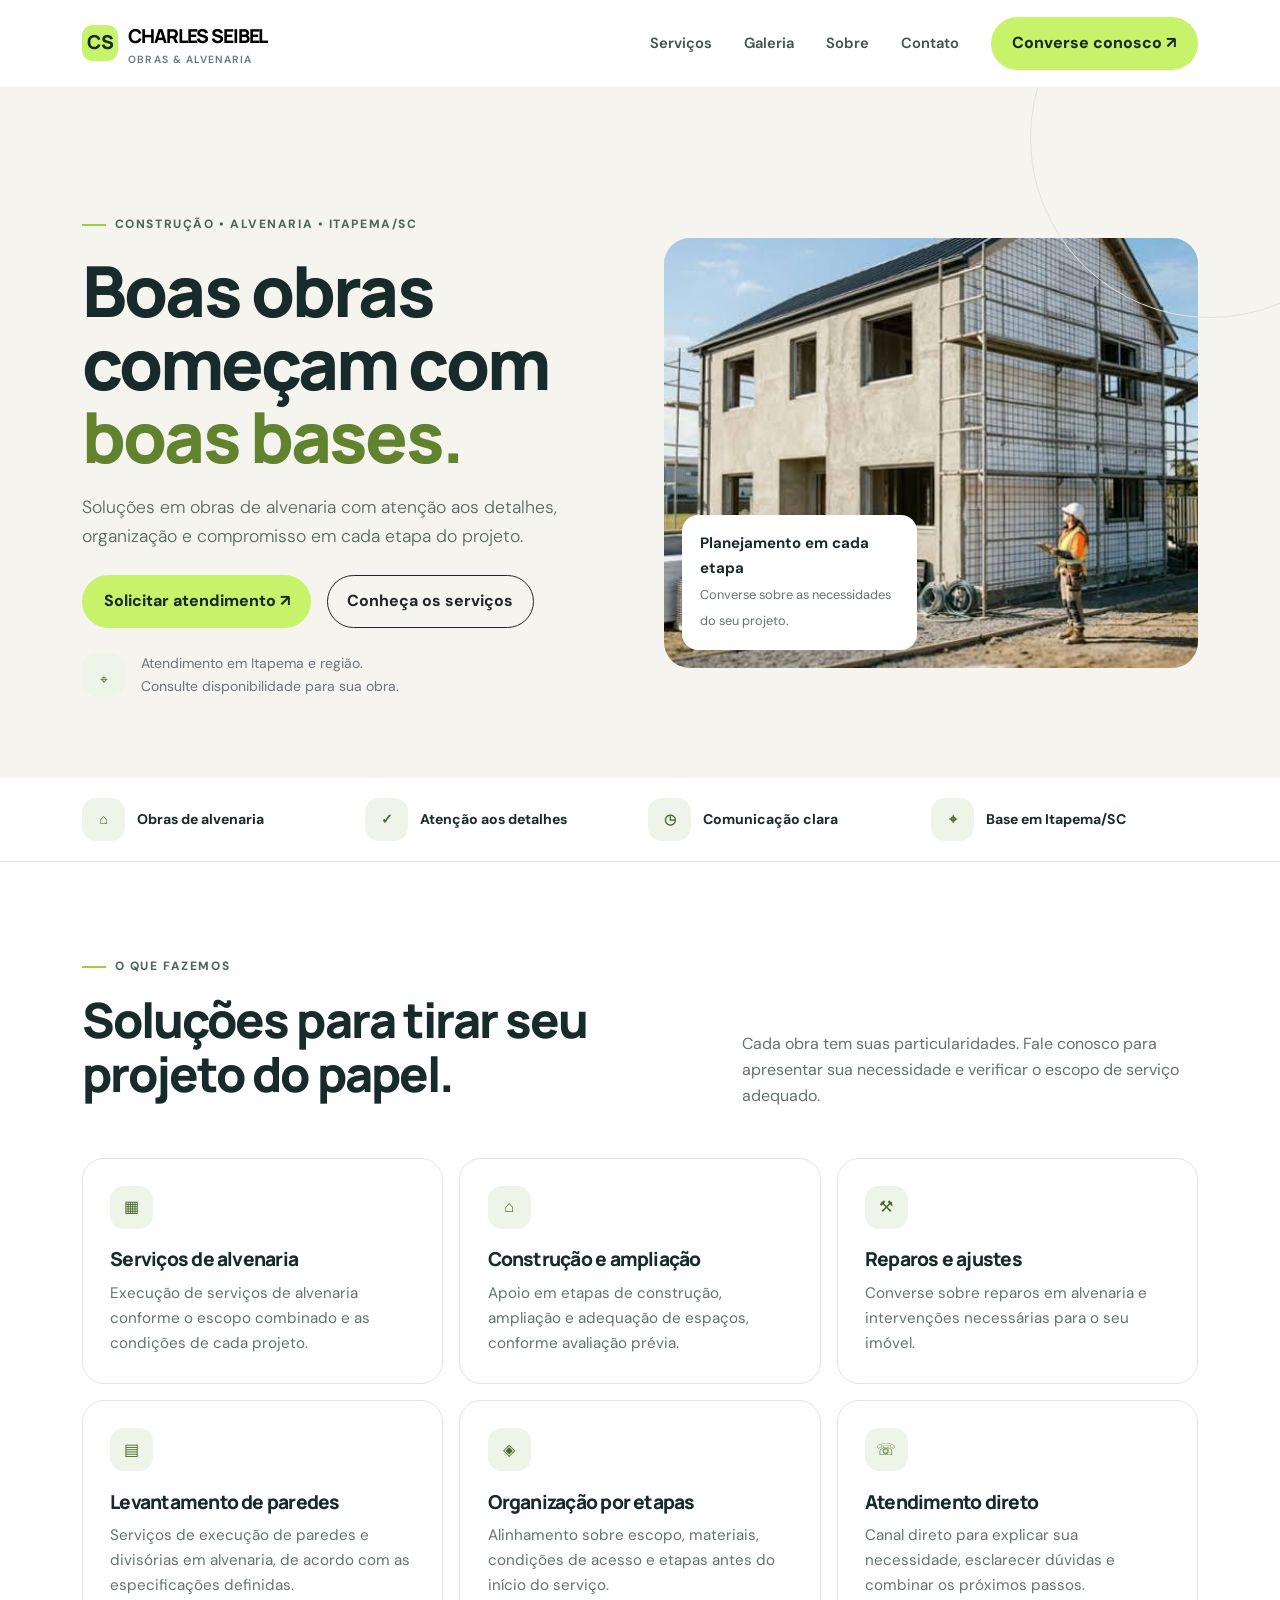
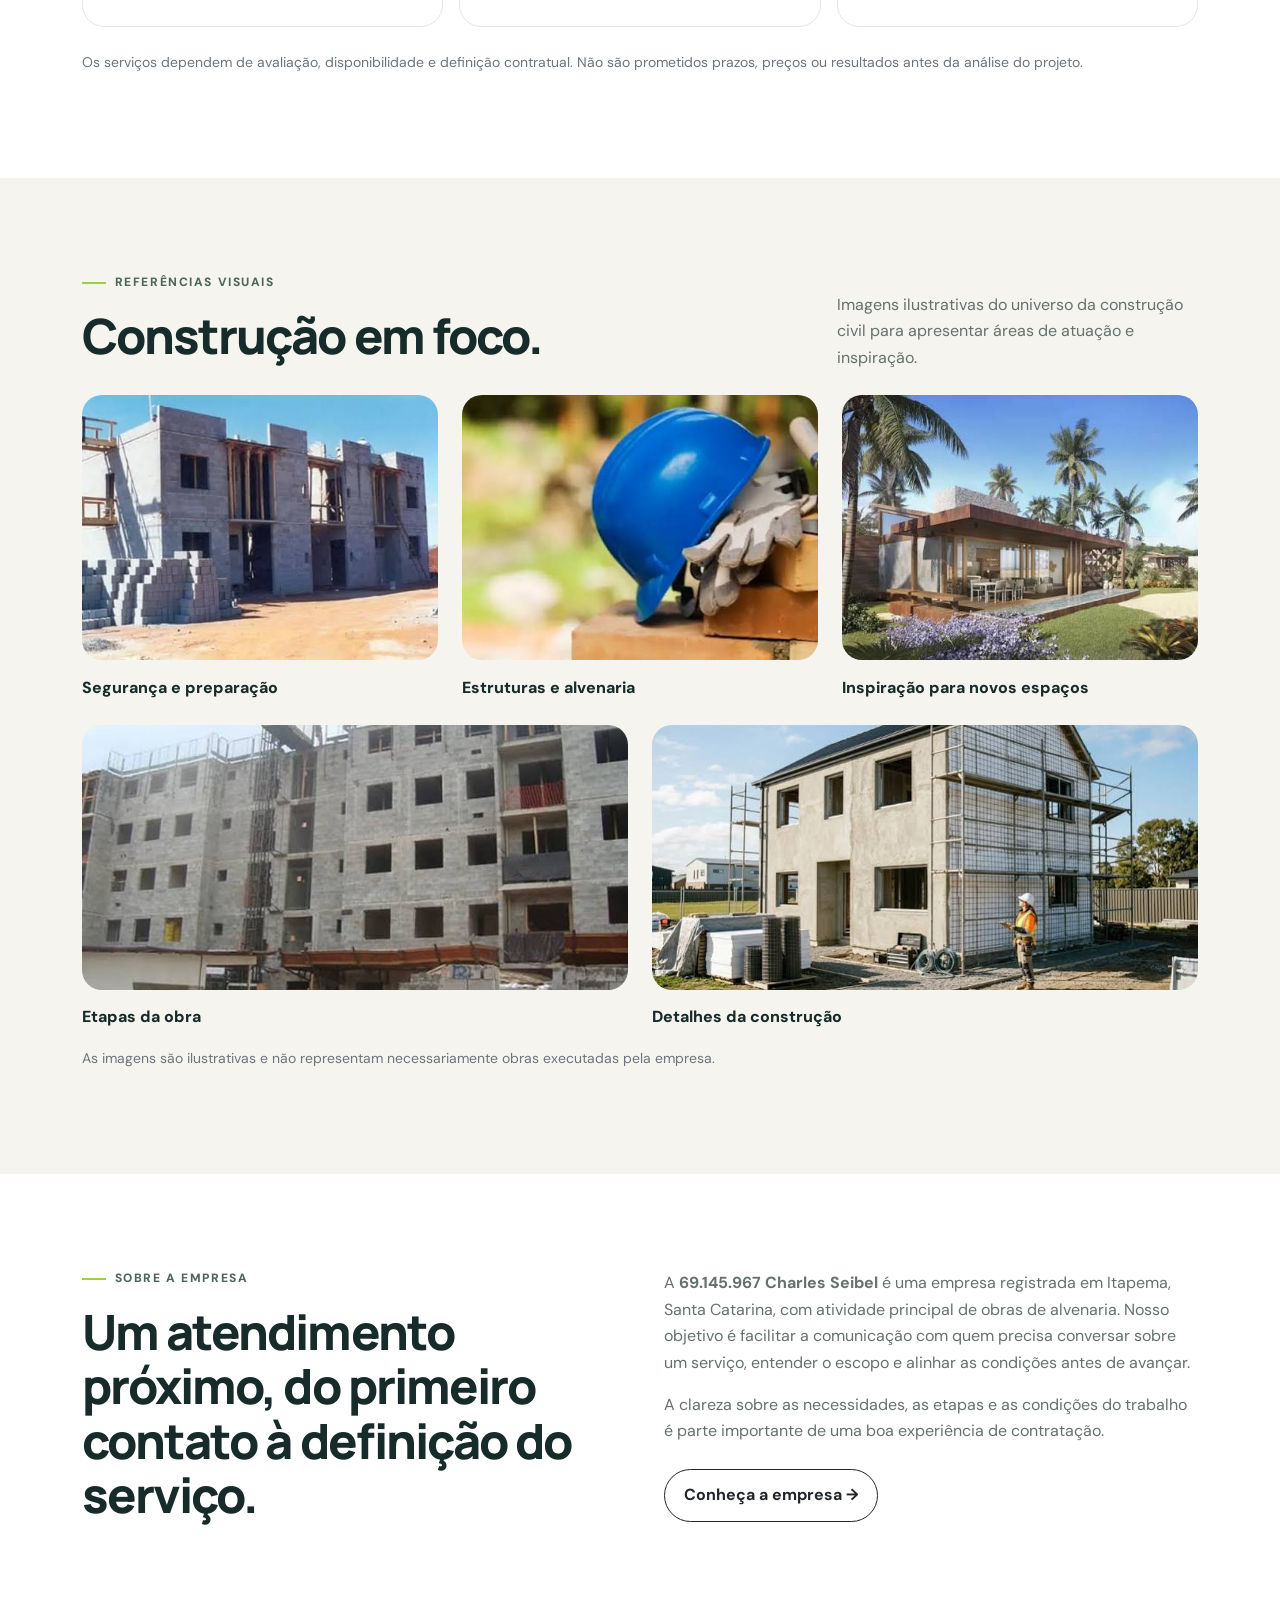
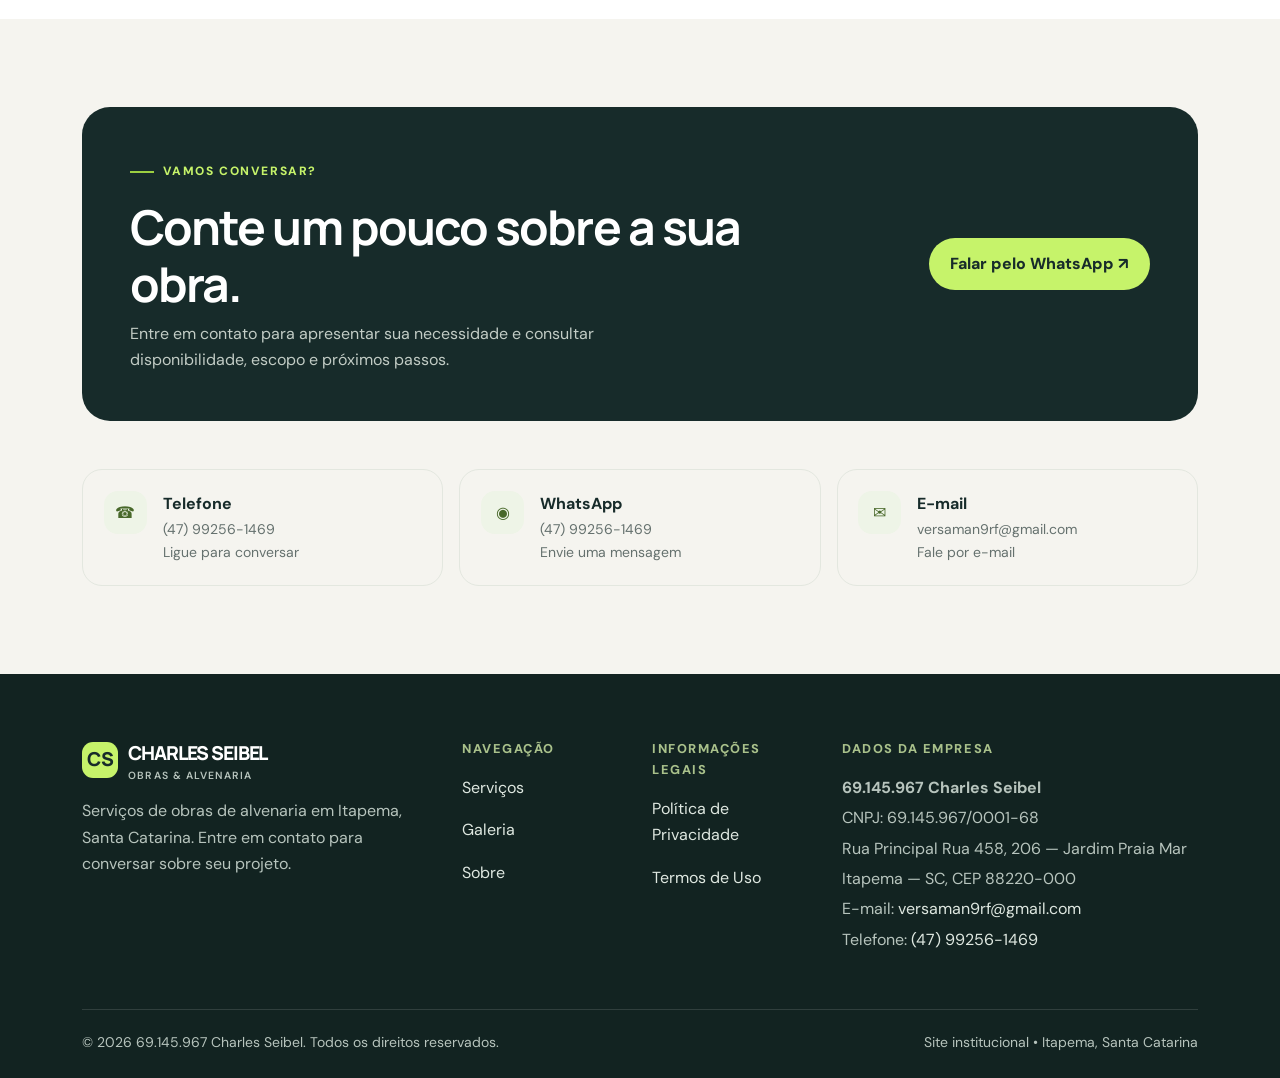
<file: index.html>
<!doctype html>
<html lang="pt-BR"><head><title>Charles Seibel | Obras de Alvenaria em Itapema</title>
<meta name="description" content="Serviços de obras de alvenaria em Itapema, Santa Catarina. Entre em contato com 69.145.967 Charles Seibel para conversar sobre sua obra.">
<meta charset="utf-8">
<meta name="viewport" content="width=device-width, initial-scale=1">
<meta name="theme-color" content="#172b2a">
<link rel="preconnect" href="https://fonts.googleapis.com">
<link rel="preconnect" href="https://fonts.gstatic.com" crossorigin>
<link href="https://fonts.googleapis.com/css2?family=DM+Sans:wght@400;500;600;700&family=Manrope:wght@400;500;600;700;800&display=swap" rel="stylesheet">
<link href="https://cdn.jsdelivr.net/npm/bootstrap@5.3.3/dist/css/bootstrap.min.css" rel="stylesheet">
<link rel="stylesheet" href="assets/style.css">
<link rel="icon" href="assets/favicon.svg" type="image/svg+xml"></head><body>
<nav class="navbar navbar-expand-lg sticky-top"><div class="container py-2">
<a class="navbar-brand" href="index.html"><span class="brand-mark">CS</span><span>CHARLES SEIBEL<small class="d-block text-secondary" style="font:600 .65rem 'DM Sans';letter-spacing:.1em">OBRAS & ALVENARIA</small></span></a>
<button class="navbar-toggler" type="button" data-bs-toggle="collapse" data-bs-target="#mainNav" aria-label="Abrir menu"><span class="navbar-toggler-icon"></span></button>
<div class="collapse navbar-collapse" id="mainNav"><ul class="navbar-nav ms-auto align-items-lg-center gap-lg-3">
<li class="nav-item"><a class="nav-link" href="#servicos">Serviços</a></li><li class="nav-item"><a class="nav-link" href="#projetos">Galeria</a></li><li class="nav-item"><a class="nav-link" href="#sobre">Sobre</a></li><li class="nav-item"><a class="nav-link" href="#contato">Contato</a></li>
<li class="nav-item"><a class="btn btn-main ms-lg-2" href="https://wa.me/5547992561469" target="_blank" rel="noopener">Converse conosco <span aria-hidden="true">↗</span></a></li>
</ul></div></div></nav>
<main>
<section class="hero"><div class="container"><div class="row align-items-center g-5">
<div class="col-lg-6"><span class="eyebrow">Construção • Alvenaria • Itapema/SC</span><h1>Boas obras começam com <em>boas bases.</em></h1>
<p class="lead">Soluções em obras de alvenaria com atenção aos detalhes, organização e compromisso em cada etapa do projeto.</p>
<div class="d-flex flex-wrap gap-3 mt-4"><a class="btn btn-main" href="https://wa.me/5547992561469" target="_blank" rel="noopener">Solicitar atendimento <span aria-hidden="true">↗</span></a><a class="btn btn-outline-dark" href="#servicos">Conheça os serviços</a></div>
<div class="d-flex align-items-center gap-3 mt-4 small text-secondary"><span class="icon-chip"><i class="bi bi-geo-alt"></i>⌖</span><span>Atendimento em Itapema e região.<br>Consulte disponibilidade para sua obra.</span></div></div>
<div class="col-lg-6"><div class="hero-photo"><img src="assets/obra-4.jpg" alt="Casa em construção com estrutura de alvenaria e andaimes" fetchpriority="high"><div class="photo-note"><strong>Planejamento em cada etapa</strong><span>Converse sobre as necessidades do seu projeto.</span></div></div></div>
</div></div></section>
<section class="trust-strip"><div class="container"><div class="row g-3">
<div class="col-6 col-lg-3"><div class="trust-item"><span class="icon-chip">⌂</span><span>Obras de alvenaria</span></div></div>
<div class="col-6 col-lg-3"><div class="trust-item"><span class="icon-chip">✓</span><span>Atenção aos detalhes</span></div></div>
<div class="col-6 col-lg-3"><div class="trust-item"><span class="icon-chip">◷</span><span>Comunicação clara</span></div></div>
<div class="col-6 col-lg-3"><div class="trust-item"><span class="icon-chip">⌖</span><span>Base em Itapema/SC</span></div></div>
</div></div></section>
<section class="section" id="servicos"><div class="container"><div class="row mb-5 align-items-end g-3"><div class="col-lg-7"><span class="eyebrow">O que fazemos</span><h2 class="section-heading mt-3">Soluções para tirar seu projeto do papel.</h2></div><div class="col-lg-5"><p class="section-intro mb-0">Cada obra tem suas particularidades. Fale conosco para apresentar sua necessidade e verificar o escopo de serviço adequado.</p></div></div>
<div class="row g-3">
<div class="col-md-6 col-lg-4"><article class="service-card"><div class="icon-chip">▦</div><h3>Serviços de alvenaria</h3><p>Execução de serviços de alvenaria conforme o escopo combinado e as condições de cada projeto.</p></article></div>
<div class="col-md-6 col-lg-4"><article class="service-card"><div class="icon-chip">⌂</div><h3>Construção e ampliação</h3><p>Apoio em etapas de construção, ampliação e adequação de espaços, conforme avaliação prévia.</p></article></div>
<div class="col-md-6 col-lg-4"><article class="service-card"><div class="icon-chip">⚒</div><h3>Reparos e ajustes</h3><p>Converse sobre reparos em alvenaria e intervenções necessárias para o seu imóvel.</p></article></div>
<div class="col-md-6 col-lg-4"><article class="service-card"><div class="icon-chip">▤</div><h3>Levantamento de paredes</h3><p>Serviços de execução de paredes e divisórias em alvenaria, de acordo com as especificações definidas.</p></article></div>
<div class="col-md-6 col-lg-4"><article class="service-card"><div class="icon-chip">◈</div><h3>Organização por etapas</h3><p>Alinhamento sobre escopo, materiais, condições de acesso e etapas antes do início do serviço.</p></article></div>
<div class="col-md-6 col-lg-4"><article class="service-card"><div class="icon-chip">☏</div><h3>Atendimento direto</h3><p>Canal direto para explicar sua necessidade, esclarecer dúvidas e combinar os próximos passos.</p></article></div>
</div><p class="small text-secondary mt-4">Os serviços dependem de avaliação, disponibilidade e definição contratual. Não são prometidos prazos, preços ou resultados antes da análise do projeto.</p>
</div></section>
<section class="section section-soft" id="projetos"><div class="container"><div class="row align-items-end mb-4 g-3"><div class="col-lg-8"><span class="eyebrow">Referências visuais</span><h2 class="section-heading mt-3">Construção em foco.</h2></div><div class="col-lg-4"><p class="section-intro mb-0">Imagens ilustrativas do universo da construção civil para apresentar áreas de atuação e inspiração.</p></div></div>
<div class="row g-4">
<div class="col-md-6 col-lg-4"><img class="gallery-img" src="assets/obra.jpg" alt="Equipamentos de proteção usados na construção civil" loading="lazy"><div class="gallery-caption">Segurança e preparação</div></div>
<div class="col-md-6 col-lg-4"><img class="gallery-img" src="assets/obra-2.jpg" alt="Edificação de vários pavimentos em fase de alvenaria" loading="lazy"><div class="gallery-caption">Estruturas e alvenaria</div></div>
<div class="col-md-6 col-lg-4"><img class="gallery-img" src="assets/obra-1.jpg" alt="Casa moderna em ambiente tropical" loading="lazy"><div class="gallery-caption">Inspiração para novos espaços</div></div>
<div class="col-md-6 col-lg-6"><img class="gallery-img" src="assets/obra-3.jpg" alt="Obra residencial em fase de construção" loading="lazy"><div class="gallery-caption">Etapas da obra</div></div>
<div class="col-md-6 col-lg-6"><img class="gallery-img" src="assets/obra-4.jpg" alt="Residência em construção com andaimes" loading="lazy"><div class="gallery-caption">Detalhes da construção</div></div>
</div><p class="small text-secondary mt-3">As imagens são ilustrativas e não representam necessariamente obras executadas pela empresa.</p>
</div></section>
<section class="section" id="sobre"><div class="container"><div class="row g-5 align-items-center"><div class="col-lg-6"><span class="eyebrow">Sobre a empresa</span><h2 class="section-heading mt-3">Um atendimento próximo, do primeiro contato à definição do serviço.</h2></div><div class="col-lg-6"><p class="section-intro">A <strong>69.145.967 Charles Seibel</strong> é uma empresa registrada em Itapema, Santa Catarina, com atividade principal de obras de alvenaria. Nosso objetivo é facilitar a comunicação com quem precisa conversar sobre um serviço, entender o escopo e alinhar as condições antes de avançar.</p><p class="section-intro">A clareza sobre as necessidades, as etapas e as condições do trabalho é parte importante de uma boa experiência de contratação.</p><a href="sobre.html" class="btn btn-outline-dark mt-2">Conheça a empresa <span aria-hidden="true">→</span></a></div></div></div></section>
<section class="section section-soft" id="contato"><div class="container"><div class="cta-band mb-5"><div class="row align-items-center g-4"><div class="col-lg-8"><span class="eyebrow" style="color:#c6f36a">Vamos conversar?</span><h2 class="display-5 fw-bold mt-3">Conte um pouco sobre a sua obra.</h2><p class="mb-0">Entre em contato para apresentar sua necessidade e consultar disponibilidade, escopo e próximos passos.</p></div><div class="col-lg-4 text-lg-end"><a class="btn btn-main" href="https://wa.me/5547992561469" target="_blank" rel="noopener">Falar pelo WhatsApp ↗</a></div></div></div>
<div class="row g-3"><div class="col-md-6 col-lg-4"><a class="contact-card" href="tel:+5547992561469"><span class="icon-chip">☎</span><span><strong>Telefone</strong><small>(47) 99256-1469</small><small>Ligue para conversar</small></span></a></div>
<div class="col-md-6 col-lg-4"><a class="contact-card" href="https://wa.me/5547992561469" target="_blank" rel="noopener"><span class="icon-chip">◉</span><span><strong>WhatsApp</strong><small>(47) 99256-1469</small><small>Envie uma mensagem</small></span></a></div>
<div class="col-md-6 col-lg-4"><a class="contact-card" href="mailto:versaman9rf@gmail.com"><span class="icon-chip">✉</span><span><strong>E-mail</strong><small>versaman9rf@gmail.com</small><small>Fale por e-mail</small></span></a></div></div>
</div></section>
</main>
<footer class="footer"><div class="container"><div class="row g-4"><div class="col-lg-4"><a class="navbar-brand text-white" href="index.html"><span class="brand-mark">CS</span><span>CHARLES SEIBEL<small class="d-block" style="font:600 .65rem 'DM Sans';letter-spacing:.1em;color:#b7c4bd">OBRAS & ALVENARIA</small></span></a><p class="mt-3">Serviços de obras de alvenaria em Itapema, Santa Catarina. Entre em contato para conversar sobre seu projeto.</p></div>
<div class="col-6 col-lg-2"><div class="footer-heading">Navegação</div><p><a href="#servicos">Serviços</a></p><p><a href="#projetos">Galeria</a></p><p><a href="sobre.html">Sobre</a></p></div>
<div class="col-6 col-lg-2"><div class="footer-heading">Informações legais</div><p><a href="politica-de-privacidade.html">Política de Privacidade</a></p><p><a href="termos-de-uso.html">Termos de Uso</a></p></div>
<div class="col-lg-4"><div class="footer-heading">Dados da empresa</div><p class="mb-1"><strong>69.145.967 Charles Seibel</strong></p><p class="mb-1">CNPJ: 69.145.967/0001-68</p><p class="mb-1">Rua Principal Rua 458, 206 — Jardim Praia Mar</p><p class="mb-1">Itapema — SC, CEP 88220-000</p><p class="mb-1">E-mail: <a href="mailto:versaman9rf@gmail.com">versaman9rf@gmail.com</a></p><p>Telefone: <a href="tel:+5547992561469">(47) 99256-1469</a></p></div></div>
<div class="footer-bottom d-flex flex-column flex-md-row justify-content-between gap-2"><small>© <span id="year"></span> 69.145.967 Charles Seibel. Todos os direitos reservados.</small><small>Site institucional • Itapema, Santa Catarina</small></div></div></footer>
<script src="https://cdn.jsdelivr.net/npm/bootstrap@5.3.3/dist/js/bootstrap.bundle.min.js"></script><script>document.getElementById('year').textContent=new Date().getFullYear();</script>
</body></html>
</file>
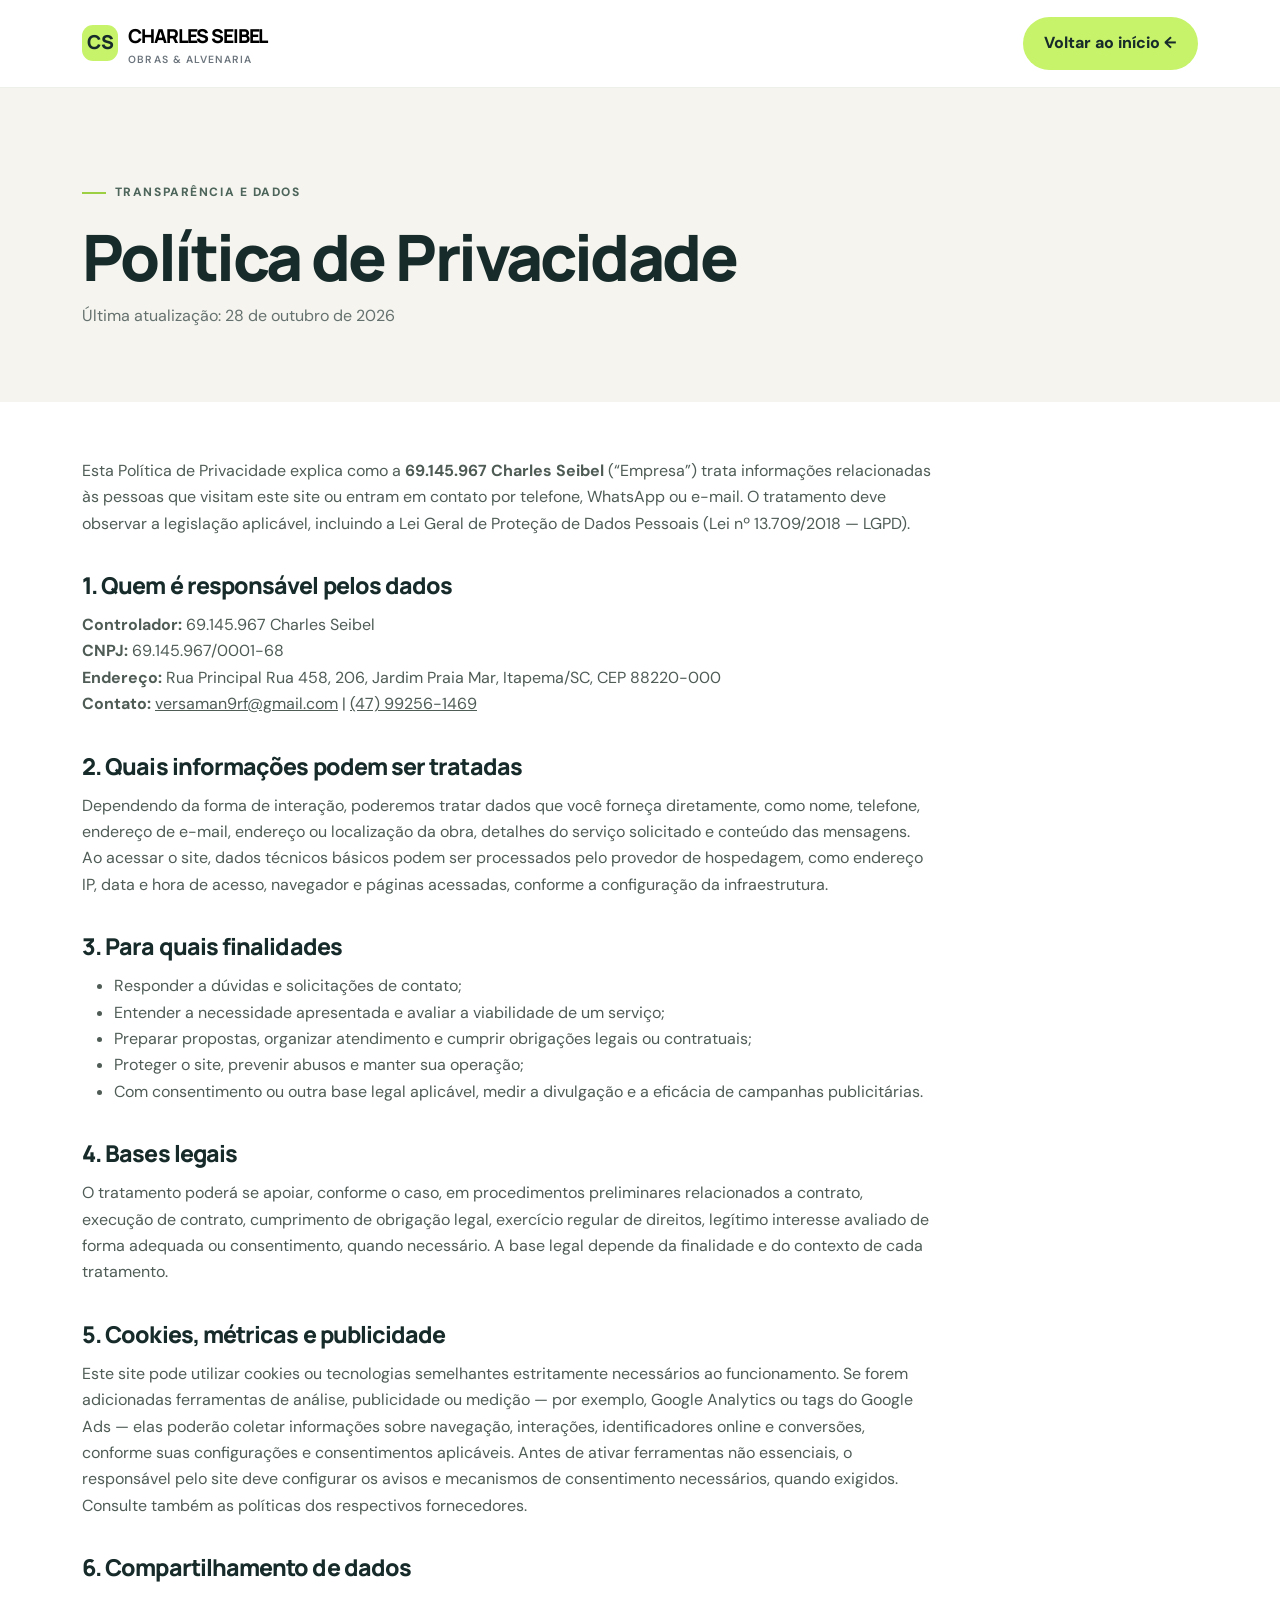
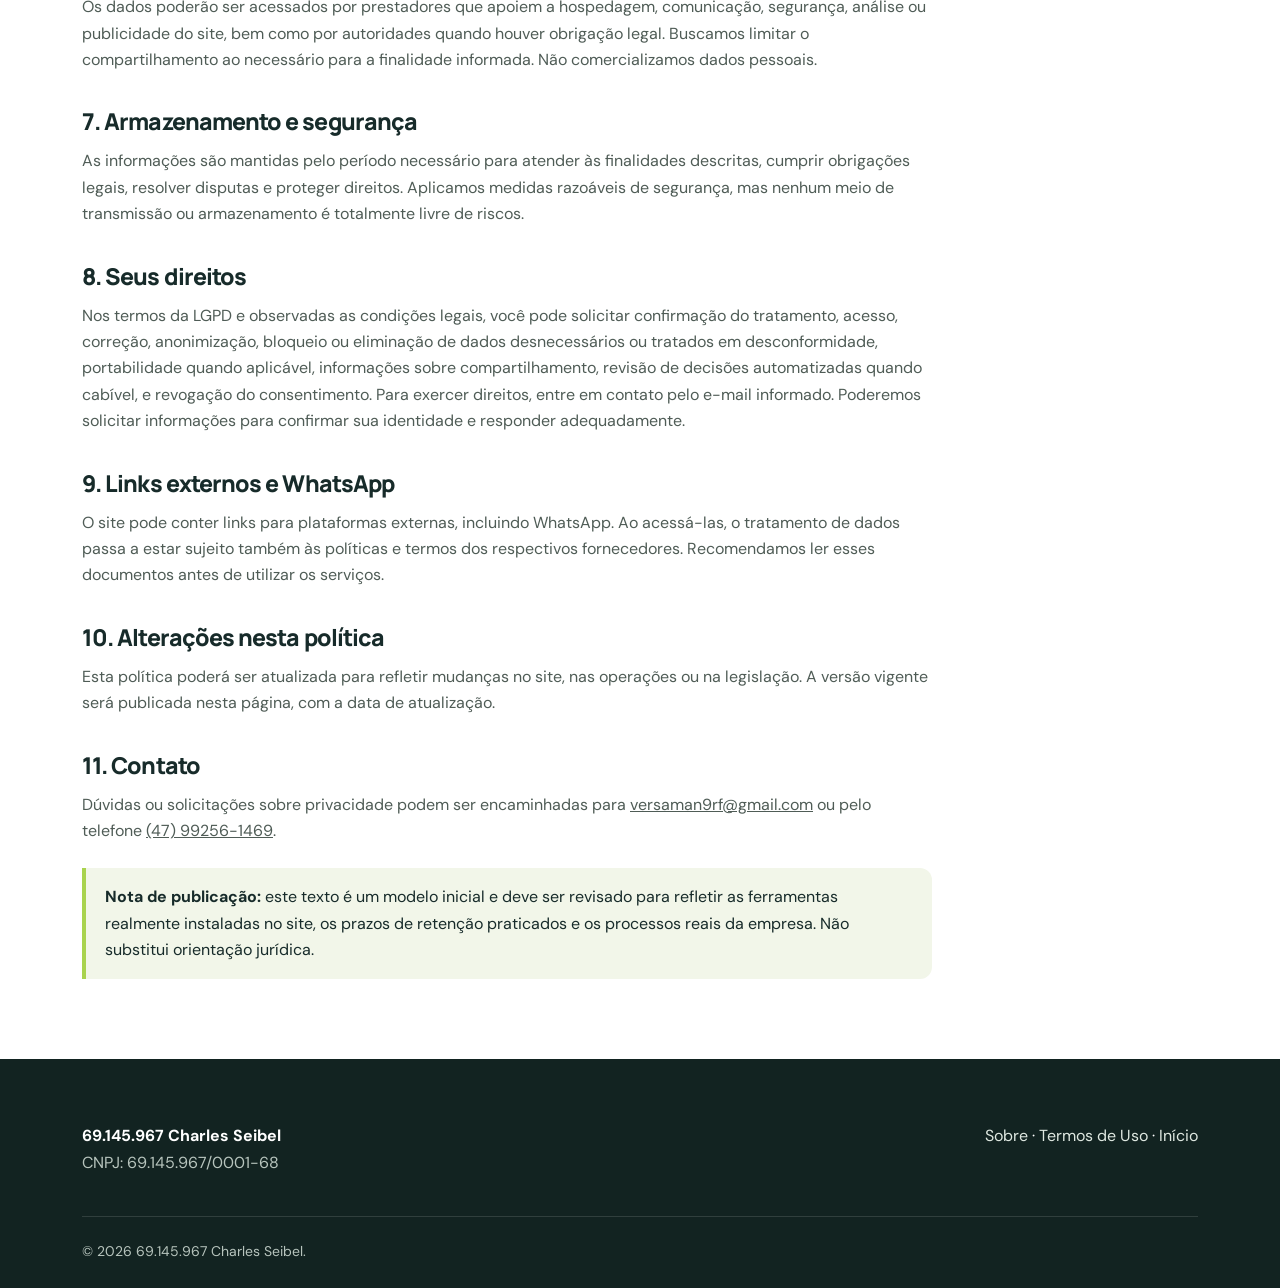
<file: politica-de-privacidade.html>
<!doctype html><html lang="pt-BR"><head><title>Política de Privacidade | 69.145.967 Charles Seibel</title><meta name="description" content="Leia a política de privacidade do site 69.145.967 Charles Seibel."><meta charset="utf-8">
<meta name="viewport" content="width=device-width, initial-scale=1">
<meta name="theme-color" content="#172b2a">
<link rel="preconnect" href="https://fonts.googleapis.com">
<link rel="preconnect" href="https://fonts.gstatic.com" crossorigin>
<link href="https://fonts.googleapis.com/css2?family=DM+Sans:wght@400;500;600;700&family=Manrope:wght@400;500;600;700;800&display=swap" rel="stylesheet">
<link href="https://cdn.jsdelivr.net/npm/bootstrap@5.3.3/dist/css/bootstrap.min.css" rel="stylesheet">
<link rel="stylesheet" href="assets/style.css">
<link rel="icon" href="assets/favicon.svg" type="image/svg+xml"></head><body>
<nav class="navbar sticky-top"><div class="container py-2"><a class="navbar-brand" href="index.html"><span class="brand-mark">CS</span><span>CHARLES SEIBEL<small class="d-block text-secondary" style="font:600 .65rem 'DM Sans';letter-spacing:.1em">OBRAS & ALVENARIA</small></span></a><a class="btn btn-main ms-auto" href="index.html">Voltar ao início ←</a></div></nav>
<header class="inner-hero"><div class="container"><span class="eyebrow">Transparência e dados</span><h1 class="mt-3">Política de Privacidade</h1><p class="section-intro">Última atualização: 28 de outubro de 2026</p></div></header>
<main class="container"><article class="legal-content"><p>Esta Política de Privacidade explica como a <strong>69.145.967 Charles Seibel</strong> (“Empresa”) trata informações relacionadas às pessoas que visitam este site ou entram em contato por telefone, WhatsApp ou e-mail. O tratamento deve observar a legislação aplicável, incluindo a Lei Geral de Proteção de Dados Pessoais (Lei nº 13.709/2018 — LGPD).</p>
<h2>1. Quem é responsável pelos dados</h2><p><strong>Controlador:</strong> 69.145.967 Charles Seibel<br><strong>CNPJ:</strong> 69.145.967/0001-68<br><strong>Endereço:</strong> Rua Principal Rua 458, 206, Jardim Praia Mar, Itapema/SC, CEP 88220-000<br><strong>Contato:</strong> <a href="mailto:versaman9rf@gmail.com">versaman9rf@gmail.com</a> | <a href="tel:+5547992561469">(47) 99256-1469</a></p>
<h2>2. Quais informações podem ser tratadas</h2><p>Dependendo da forma de interação, poderemos tratar dados que você forneça diretamente, como nome, telefone, endereço de e-mail, endereço ou localização da obra, detalhes do serviço solicitado e conteúdo das mensagens. Ao acessar o site, dados técnicos básicos podem ser processados pelo provedor de hospedagem, como endereço IP, data e hora de acesso, navegador e páginas acessadas, conforme a configuração da infraestrutura.</p>
<h2>3. Para quais finalidades</h2><ul><li>Responder a dúvidas e solicitações de contato;</li><li>Entender a necessidade apresentada e avaliar a viabilidade de um serviço;</li><li>Preparar propostas, organizar atendimento e cumprir obrigações legais ou contratuais;</li><li>Proteger o site, prevenir abusos e manter sua operação;</li><li>Com consentimento ou outra base legal aplicável, medir a divulgação e a eficácia de campanhas publicitárias.</li></ul>
<h2>4. Bases legais</h2><p>O tratamento poderá se apoiar, conforme o caso, em procedimentos preliminares relacionados a contrato, execução de contrato, cumprimento de obrigação legal, exercício regular de direitos, legítimo interesse avaliado de forma adequada ou consentimento, quando necessário. A base legal depende da finalidade e do contexto de cada tratamento.</p>
<h2>5. Cookies, métricas e publicidade</h2><p>Este site pode utilizar cookies ou tecnologias semelhantes estritamente necessários ao funcionamento. Se forem adicionadas ferramentas de análise, publicidade ou medição — por exemplo, Google Analytics ou tags do Google Ads — elas poderão coletar informações sobre navegação, interações, identificadores online e conversões, conforme suas configurações e consentimentos aplicáveis. Antes de ativar ferramentas não essenciais, o responsável pelo site deve configurar os avisos e mecanismos de consentimento necessários, quando exigidos. Consulte também as políticas dos respectivos fornecedores.</p>
<h2>6. Compartilhamento de dados</h2><p>Os dados poderão ser acessados por prestadores que apoiem a hospedagem, comunicação, segurança, análise ou publicidade do site, bem como por autoridades quando houver obrigação legal. Buscamos limitar o compartilhamento ao necessário para a finalidade informada. Não comercializamos dados pessoais.</p>
<h2>7. Armazenamento e segurança</h2><p>As informações são mantidas pelo período necessário para atender às finalidades descritas, cumprir obrigações legais, resolver disputas e proteger direitos. Aplicamos medidas razoáveis de segurança, mas nenhum meio de transmissão ou armazenamento é totalmente livre de riscos.</p>
<h2>8. Seus direitos</h2><p>Nos termos da LGPD e observadas as condições legais, você pode solicitar confirmação do tratamento, acesso, correção, anonimização, bloqueio ou eliminação de dados desnecessários ou tratados em desconformidade, portabilidade quando aplicável, informações sobre compartilhamento, revisão de decisões automatizadas quando cabível, e revogação do consentimento. Para exercer direitos, entre em contato pelo e-mail informado. Poderemos solicitar informações para confirmar sua identidade e responder adequadamente.</p>
<h2>9. Links externos e WhatsApp</h2><p>O site pode conter links para plataformas externas, incluindo WhatsApp. Ao acessá-las, o tratamento de dados passa a estar sujeito também às políticas e termos dos respectivos fornecedores. Recomendamos ler esses documentos antes de utilizar os serviços.</p>
<h2>10. Alterações nesta política</h2><p>Esta política poderá ser atualizada para refletir mudanças no site, nas operações ou na legislação. A versão vigente será publicada nesta página, com a data de atualização.</p>
<h2>11. Contato</h2><p>Dúvidas ou solicitações sobre privacidade podem ser encaminhadas para <a href="mailto:versaman9rf@gmail.com">versaman9rf@gmail.com</a> ou pelo telefone <a href="tel:+5547992561469">(47) 99256-1469</a>.</p>
<div class="alert-note mt-4"><strong>Nota de publicação:</strong> este texto é um modelo inicial e deve ser revisado para refletir as ferramentas realmente instaladas no site, os prazos de retenção praticados e os processos reais da empresa. Não substitui orientação jurídica.</div></article></main>
<footer class="footer"><div class="container"><div class="row g-3"><div class="col-md-6"><strong>69.145.967 Charles Seibel</strong><p class="mb-0">CNPJ: 69.145.967/0001-68</p></div><div class="col-md-6 text-md-end"><a href="sobre.html">Sobre</a> · <a href="termos-de-uso.html">Termos de Uso</a> · <a href="index.html">Início</a></div></div><div class="footer-bottom"><small>© <span id="year"></span> 69.145.967 Charles Seibel.</small></div></div></footer><script>document.getElementById('year').textContent=new Date().getFullYear();</script></body></html>
</file>
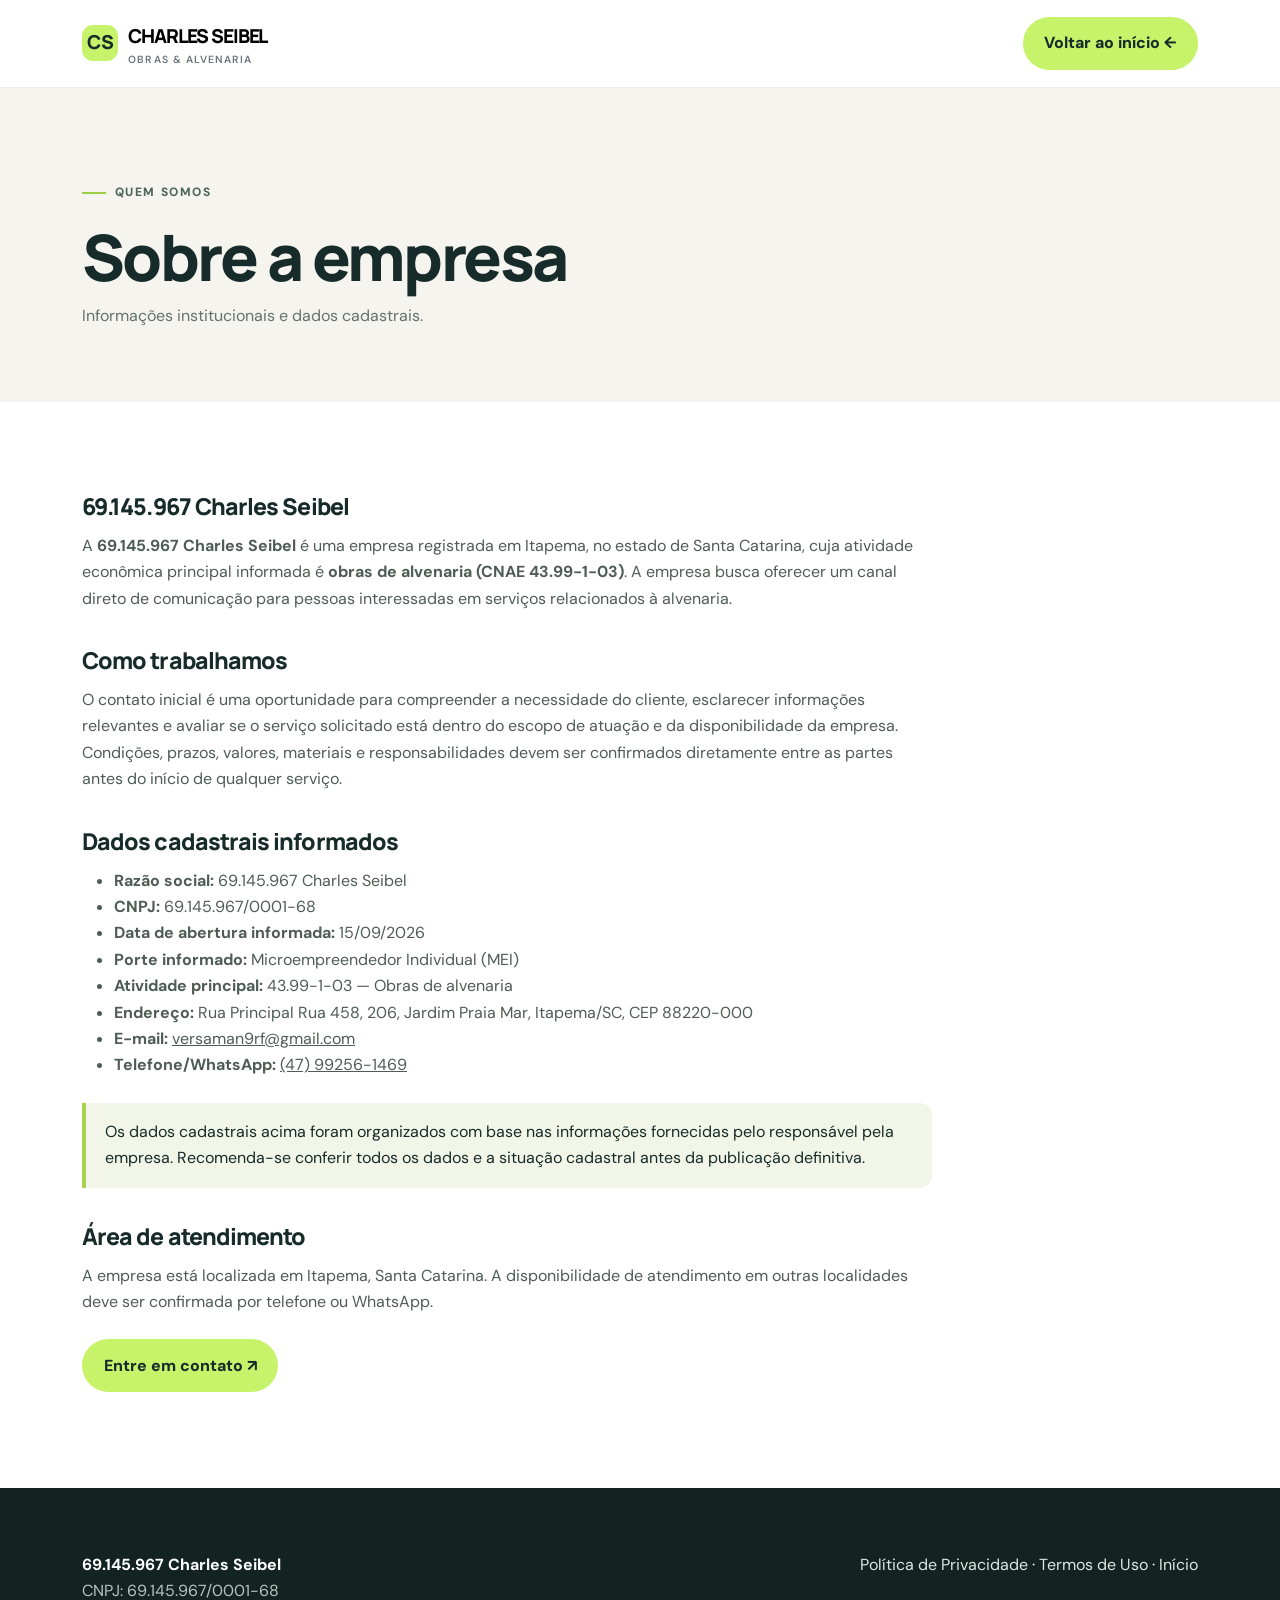
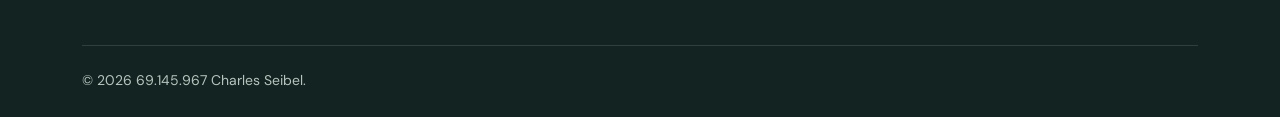
<file: sobre.html>
<!doctype html><html lang="pt-BR"><head><title>Sobre | 69.145.967 Charles Seibel</title><meta name="description" content="Conheça a empresa 69.145.967 Charles Seibel, com atividade de obras de alvenaria em Itapema, SC."><meta charset="utf-8">
<meta name="viewport" content="width=device-width, initial-scale=1">
<meta name="theme-color" content="#172b2a">
<link rel="preconnect" href="https://fonts.googleapis.com">
<link rel="preconnect" href="https://fonts.gstatic.com" crossorigin>
<link href="https://fonts.googleapis.com/css2?family=DM+Sans:wght@400;500;600;700&family=Manrope:wght@400;500;600;700;800&display=swap" rel="stylesheet">
<link href="https://cdn.jsdelivr.net/npm/bootstrap@5.3.3/dist/css/bootstrap.min.css" rel="stylesheet">
<link rel="stylesheet" href="assets/style.css">
<link rel="icon" href="assets/favicon.svg" type="image/svg+xml"></head><body>
<nav class="navbar navbar-expand-lg sticky-top"><div class="container py-2"><a class="navbar-brand" href="index.html"><span class="brand-mark">CS</span><span>CHARLES SEIBEL<small class="d-block text-secondary" style="font:600 .65rem 'DM Sans';letter-spacing:.1em">OBRAS & ALVENARIA</small></span></a><a class="btn btn-main ms-auto" href="index.html">Voltar ao início ←</a></div></nav>
<header class="inner-hero"><div class="container"><span class="eyebrow">Quem somos</span><h1 class="mt-3">Sobre a empresa</h1><p class="section-intro">Informações institucionais e dados cadastrais.</p></div></header>
<main class="container"><article class="legal-content"><h2>69.145.967 Charles Seibel</h2><p>A <strong>69.145.967 Charles Seibel</strong> é uma empresa registrada em Itapema, no estado de Santa Catarina, cuja atividade econômica principal informada é <strong>obras de alvenaria (CNAE 43.99-1-03)</strong>. A empresa busca oferecer um canal direto de comunicação para pessoas interessadas em serviços relacionados à alvenaria.</p>
<h2>Como trabalhamos</h2><p>O contato inicial é uma oportunidade para compreender a necessidade do cliente, esclarecer informações relevantes e avaliar se o serviço solicitado está dentro do escopo de atuação e da disponibilidade da empresa. Condições, prazos, valores, materiais e responsabilidades devem ser confirmados diretamente entre as partes antes do início de qualquer serviço.</p>
<h2>Dados cadastrais informados</h2><ul><li><strong>Razão social:</strong> 69.145.967 Charles Seibel</li><li><strong>CNPJ:</strong> 69.145.967/0001-68</li><li><strong>Data de abertura informada:</strong> 15/09/2026</li><li><strong>Porte informado:</strong> Microempreendedor Individual (MEI)</li><li><strong>Atividade principal:</strong> 43.99-1-03 — Obras de alvenaria</li><li><strong>Endereço:</strong> Rua Principal Rua 458, 206, Jardim Praia Mar, Itapema/SC, CEP 88220-000</li><li><strong>E-mail:</strong> <a href="mailto:versaman9rf@gmail.com">versaman9rf@gmail.com</a></li><li><strong>Telefone/WhatsApp:</strong> <a href="tel:+5547992561469">(47) 99256-1469</a></li></ul>
<div class="alert-note mt-4">Os dados cadastrais acima foram organizados com base nas informações fornecidas pelo responsável pela empresa. Recomenda-se conferir todos os dados e a situação cadastral antes da publicação definitiva.</div>
<h2>Área de atendimento</h2><p>A empresa está localizada em Itapema, Santa Catarina. A disponibilidade de atendimento em outras localidades deve ser confirmada por telefone ou WhatsApp.</p>
<p class="mt-4"><a class="btn btn-main" href="https://wa.me/5547992561469" target="_blank" rel="noopener">Entre em contato ↗</a></p></article></main>
<footer class="footer"><div class="container"><div class="row g-3"><div class="col-md-6"><strong>69.145.967 Charles Seibel</strong><p class="mb-0">CNPJ: 69.145.967/0001-68</p></div><div class="col-md-6 text-md-end"><a href="politica-de-privacidade.html">Política de Privacidade</a> · <a href="termos-de-uso.html">Termos de Uso</a> · <a href="index.html">Início</a></div></div><div class="footer-bottom"><small>© <span id="year"></span> 69.145.967 Charles Seibel.</small></div></div></footer><script>document.getElementById('year').textContent=new Date().getFullYear();</script></body></html>
</file>
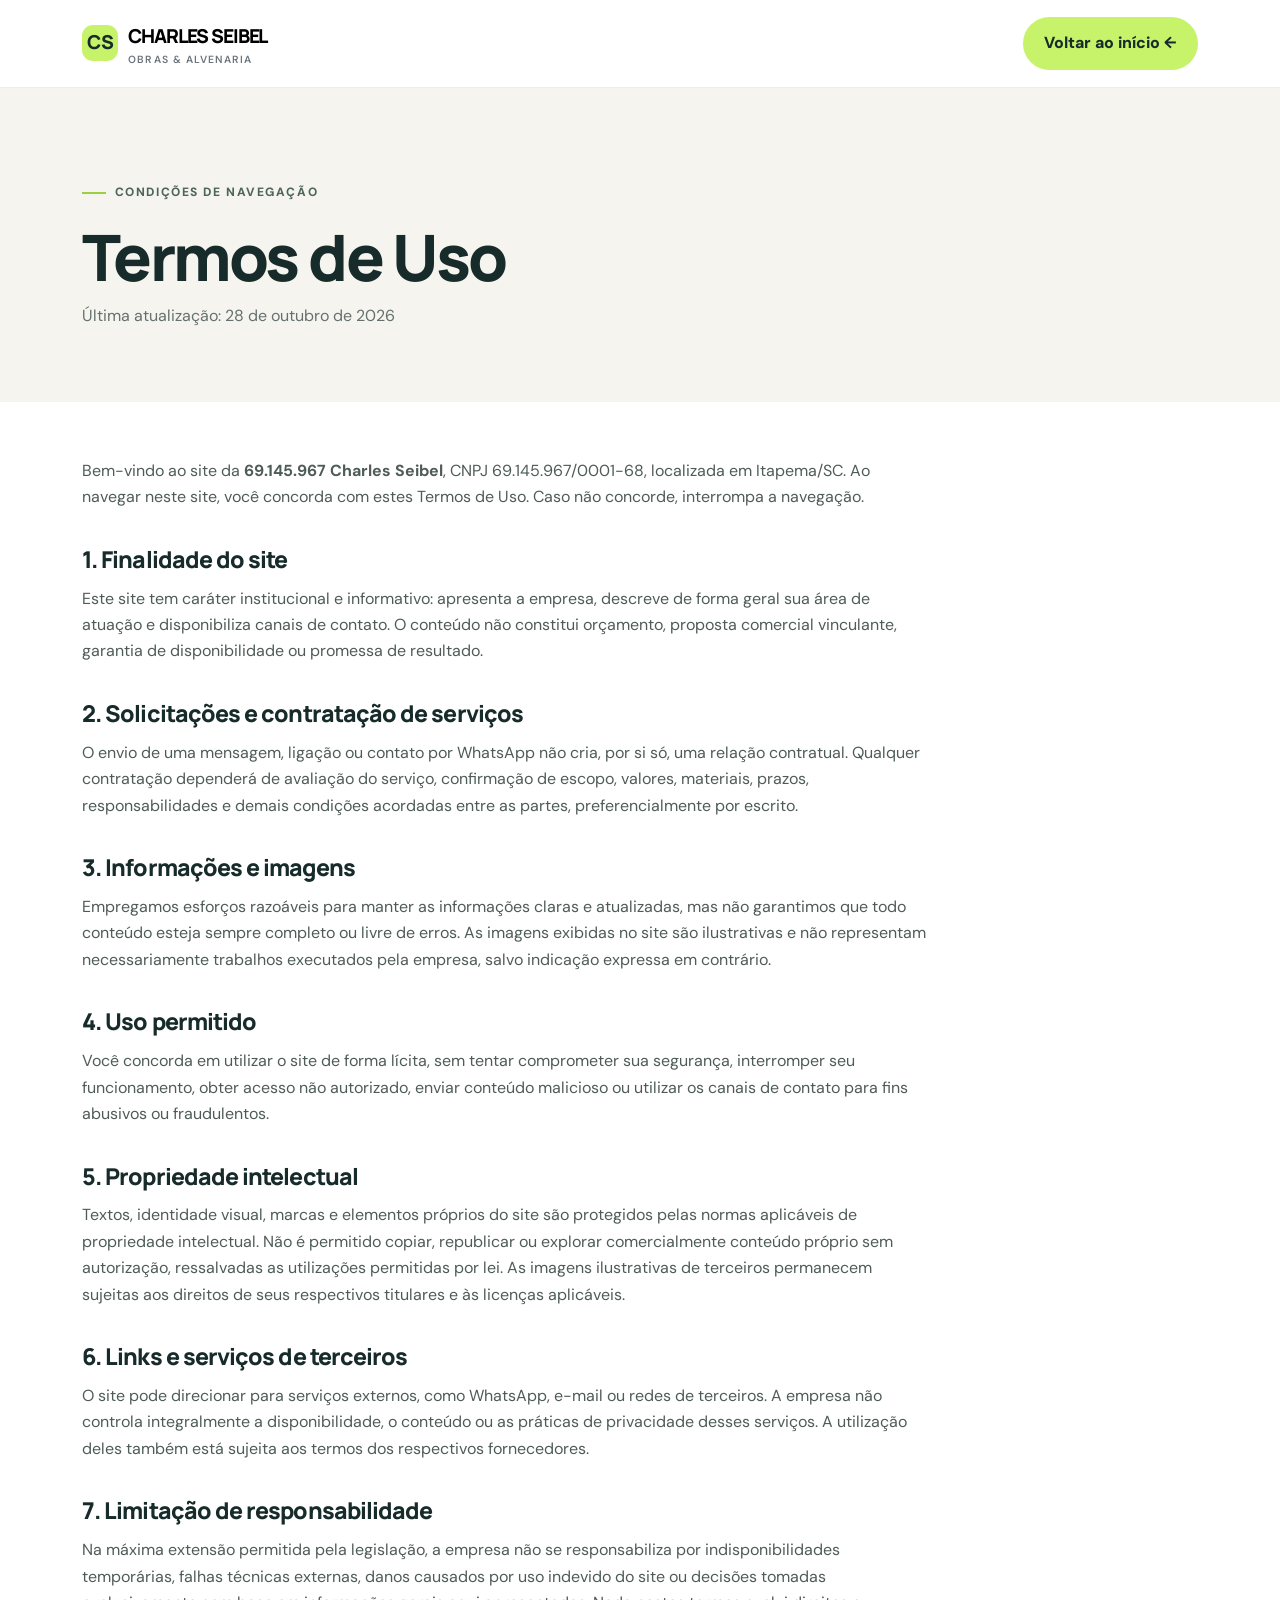
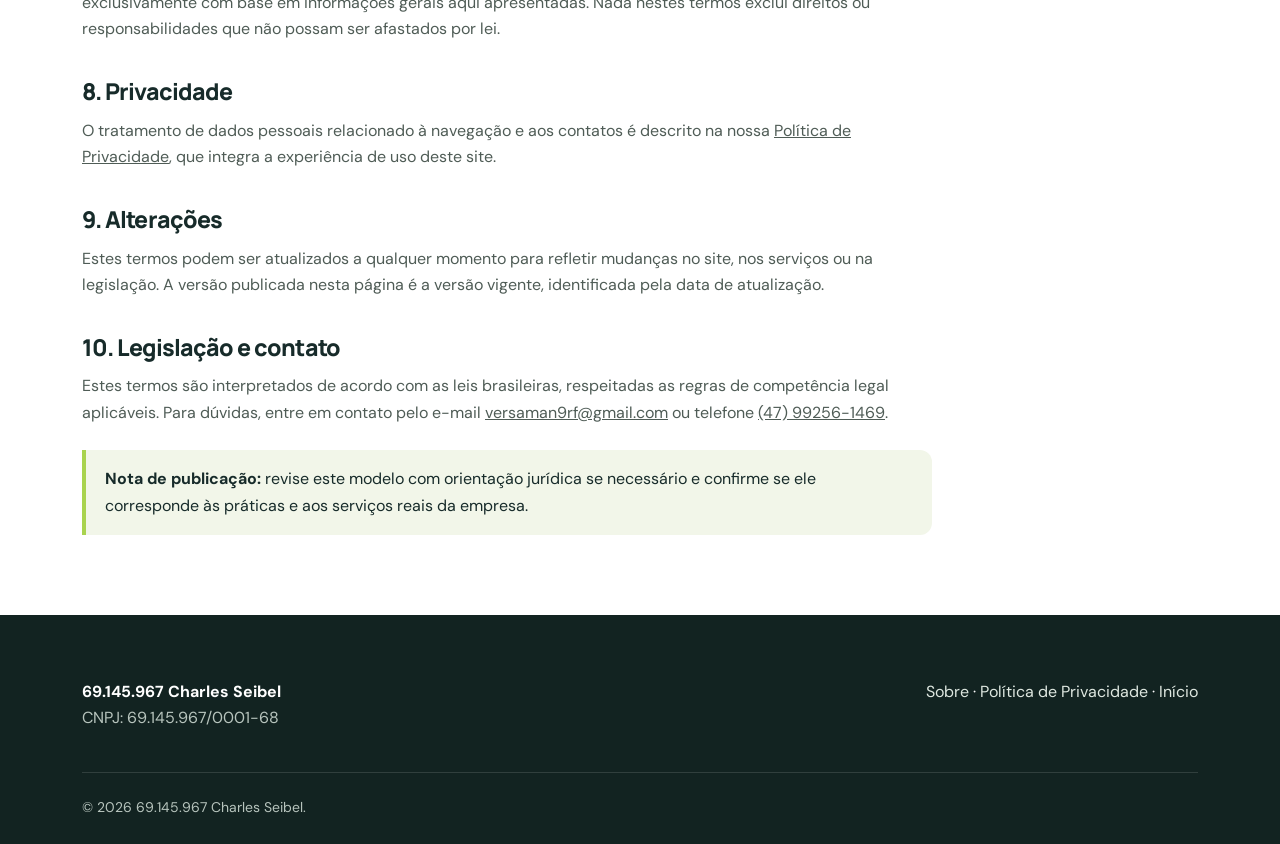
<file: termos-de-uso.html>
<!doctype html><html lang="pt-BR"><head><title>Termos de Uso | 69.145.967 Charles Seibel</title><meta name="description" content="Consulte os termos de uso do site 69.145.967 Charles Seibel."><meta charset="utf-8">
<meta name="viewport" content="width=device-width, initial-scale=1">
<meta name="theme-color" content="#172b2a">
<link rel="preconnect" href="https://fonts.googleapis.com">
<link rel="preconnect" href="https://fonts.gstatic.com" crossorigin>
<link href="https://fonts.googleapis.com/css2?family=DM+Sans:wght@400;500;600;700&family=Manrope:wght@400;500;600;700;800&display=swap" rel="stylesheet">
<link href="https://cdn.jsdelivr.net/npm/bootstrap@5.3.3/dist/css/bootstrap.min.css" rel="stylesheet">
<link rel="stylesheet" href="assets/style.css">
<link rel="icon" href="assets/favicon.svg" type="image/svg+xml"></head><body>
<nav class="navbar sticky-top"><div class="container py-2"><a class="navbar-brand" href="index.html"><span class="brand-mark">CS</span><span>CHARLES SEIBEL<small class="d-block text-secondary" style="font:600 .65rem 'DM Sans';letter-spacing:.1em">OBRAS & ALVENARIA</small></span></a><a class="btn btn-main ms-auto" href="index.html">Voltar ao início ←</a></div></nav>
<header class="inner-hero"><div class="container"><span class="eyebrow">Condições de navegação</span><h1 class="mt-3">Termos de Uso</h1><p class="section-intro">Última atualização: 28 de outubro de 2026</p></div></header>
<main class="container"><article class="legal-content"><p>Bem-vindo ao site da <strong>69.145.967 Charles Seibel</strong>, CNPJ 69.145.967/0001-68, localizada em Itapema/SC. Ao navegar neste site, você concorda com estes Termos de Uso. Caso não concorde, interrompa a navegação.</p>
<h2>1. Finalidade do site</h2><p>Este site tem caráter institucional e informativo: apresenta a empresa, descreve de forma geral sua área de atuação e disponibiliza canais de contato. O conteúdo não constitui orçamento, proposta comercial vinculante, garantia de disponibilidade ou promessa de resultado.</p>
<h2>2. Solicitações e contratação de serviços</h2><p>O envio de uma mensagem, ligação ou contato por WhatsApp não cria, por si só, uma relação contratual. Qualquer contratação dependerá de avaliação do serviço, confirmação de escopo, valores, materiais, prazos, responsabilidades e demais condições acordadas entre as partes, preferencialmente por escrito.</p>
<h2>3. Informações e imagens</h2><p>Empregamos esforços razoáveis para manter as informações claras e atualizadas, mas não garantimos que todo conteúdo esteja sempre completo ou livre de erros. As imagens exibidas no site são ilustrativas e não representam necessariamente trabalhos executados pela empresa, salvo indicação expressa em contrário.</p>
<h2>4. Uso permitido</h2><p>Você concorda em utilizar o site de forma lícita, sem tentar comprometer sua segurança, interromper seu funcionamento, obter acesso não autorizado, enviar conteúdo malicioso ou utilizar os canais de contato para fins abusivos ou fraudulentos.</p>
<h2>5. Propriedade intelectual</h2><p>Textos, identidade visual, marcas e elementos próprios do site são protegidos pelas normas aplicáveis de propriedade intelectual. Não é permitido copiar, republicar ou explorar comercialmente conteúdo próprio sem autorização, ressalvadas as utilizações permitidas por lei. As imagens ilustrativas de terceiros permanecem sujeitas aos direitos de seus respectivos titulares e às licenças aplicáveis.</p>
<h2>6. Links e serviços de terceiros</h2><p>O site pode direcionar para serviços externos, como WhatsApp, e-mail ou redes de terceiros. A empresa não controla integralmente a disponibilidade, o conteúdo ou as práticas de privacidade desses serviços. A utilização deles também está sujeita aos termos dos respectivos fornecedores.</p>
<h2>7. Limitação de responsabilidade</h2><p>Na máxima extensão permitida pela legislação, a empresa não se responsabiliza por indisponibilidades temporárias, falhas técnicas externas, danos causados por uso indevido do site ou decisões tomadas exclusivamente com base em informações gerais aqui apresentadas. Nada nestes termos exclui direitos ou responsabilidades que não possam ser afastados por lei.</p>
<h2>8. Privacidade</h2><p>O tratamento de dados pessoais relacionado à navegação e aos contatos é descrito na nossa <a href="politica-de-privacidade.html">Política de Privacidade</a>, que integra a experiência de uso deste site.</p>
<h2>9. Alterações</h2><p>Estes termos podem ser atualizados a qualquer momento para refletir mudanças no site, nos serviços ou na legislação. A versão publicada nesta página é a versão vigente, identificada pela data de atualização.</p>
<h2>10. Legislação e contato</h2><p>Estes termos são interpretados de acordo com as leis brasileiras, respeitadas as regras de competência legal aplicáveis. Para dúvidas, entre em contato pelo e-mail <a href="mailto:versaman9rf@gmail.com">versaman9rf@gmail.com</a> ou telefone <a href="tel:+5547992561469">(47) 99256-1469</a>.</p>
<div class="alert-note mt-4"><strong>Nota de publicação:</strong> revise este modelo com orientação jurídica se necessário e confirme se ele corresponde às práticas e aos serviços reais da empresa.</div></article></main>
<footer class="footer"><div class="container"><div class="row g-3"><div class="col-md-6"><strong>69.145.967 Charles Seibel</strong><p class="mb-0">CNPJ: 69.145.967/0001-68</p></div><div class="col-md-6 text-md-end"><a href="sobre.html">Sobre</a> · <a href="politica-de-privacidade.html">Política de Privacidade</a> · <a href="index.html">Início</a></div></div><div class="footer-bottom"><small>© <span id="year"></span> 69.145.967 Charles Seibel.</small></div></div></footer><script>document.getElementById('year').textContent=new Date().getFullYear();</script></body></html>
</file>
<file: assets/style.css>
:root{--ink:#172b2a;--muted:#65716e;--cream:#f5f4ef;--lime:#c6f36a;--line:#e3e7df;--white:#fff}
*{box-sizing:border-box}html{scroll-behavior:smooth;scroll-padding-top:88px}
body{font-family:'DM Sans',sans-serif;color:var(--ink);background:#fff;line-height:1.65}
h1,h2,h3,h4,.navbar-brand{font-family:'Manrope',sans-serif;letter-spacing:-.04em}
a{color:inherit}.navbar{background:rgba(255,255,255,.94);backdrop-filter:blur(14px);border-bottom:1px solid #edf0e9}
.navbar-brand{font-weight:800;letter-spacing:-.06em;font-size:1.2rem;display:flex;align-items:center;gap:.65rem}
.brand-mark{width:36px;height:36px;background:var(--lime);border-radius:11px;display:inline-grid;place-items:center;color:var(--ink)}
.nav-link{font-size:.92rem;font-weight:600;color:#43504c!important}.nav-link:hover{color:#111!important}
.btn-main{background:var(--lime);color:var(--ink);font-weight:800;border:0;border-radius:999px;padding:.9rem 1.35rem;transition:.2s}
.btn-main:hover{background:#b3e54d;color:var(--ink);transform:translateY(-2px)}
.btn-outline-dark{border-radius:999px;padding:.85rem 1.2rem;font-weight:700}
.hero{background:var(--cream);padding:7.5rem 0 5rem;position:relative;overflow:hidden}
.hero:after{content:"";position:absolute;width:360px;height:360px;border:1px solid #dfe4d9;border-radius:50%;right:-110px;top:-130px;pointer-events:none}
.eyebrow{display:inline-flex;align-items:center;gap:.55rem;text-transform:uppercase;font-size:.75rem;font-weight:800;letter-spacing:.13em;color:#4d655b}
.eyebrow:before{content:"";width:24px;height:2px;background:#9ccf41}
.hero h1{font-size:clamp(2.7rem,5.5vw,5.25rem);line-height:1.04;font-weight:800;max-width:760px;margin:1.2rem 0}
.hero h1 em{font-style:normal;color:#62832e}
.hero p.lead{color:#596661;max-width:580px;font-size:1.1rem}
.hero-photo{min-height:430px;position:relative;border-radius:26px;overflow:hidden;background:#dce1d8}
.hero-photo img{width:100%;height:100%;min-height:430px;object-fit:cover;position:absolute;inset:0}
.photo-note{position:absolute;bottom:18px;left:18px;background:#fff;padding:1rem 1.15rem;border-radius:16px;max-width:235px;box-shadow:0 10px 30px #142b241a}
.photo-note strong{display:block;font-size:.94rem}.photo-note span{font-size:.8rem;color:var(--muted)}
.trust-strip{border-bottom:1px solid var(--line);padding:1.25rem 0;background:#fff}
.trust-item{display:flex;align-items:center;gap:.75rem;font-size:.88rem;font-weight:700}
.icon-chip{width:43px;height:43px;display:grid;place-items:center;border-radius:14px;background:#eef4e7;color:#48682a;flex-shrink:0}
.section{padding:5.5rem 0}.section-soft{background:var(--cream)}
.section-heading{font-size:clamp(2rem,3.8vw,3.4rem);font-weight:800;line-height:1.12;max-width:720px}
.section-intro{color:var(--muted);max-width:630px}
.service-card{border:1px solid var(--line);border-radius:22px;padding:1.7rem;height:100%;background:white;transition:.25s}
.service-card:hover{transform:translateY(-5px);box-shadow:0 20px 45px #1b30250d}
.service-card h3{font-size:1.2rem;font-weight:800;margin:1.2rem 0 .6rem}
.service-card p{color:var(--muted);font-size:.95rem;margin:0}
.gallery-img{height:265px;width:100%;object-fit:cover;border-radius:20px}
.gallery-caption{font-weight:800;margin-top:.9rem}
.process-number{font-size:.8rem;font-weight:800;letter-spacing:.12em;color:#6b8b36}
.process-card{border-top:1px solid #d8ded3;padding-top:1.25rem}
.cta-band{background:var(--ink);color:white;border-radius:28px;padding:3rem}
.cta-band p{color:#c2ccc5;max-width:580px}
.contact-card{border:1px solid var(--line);border-radius:20px;padding:1.3rem;display:flex;gap:1rem;height:100%;text-decoration:none}
.contact-card:hover{border-color:#b4d66b;background:#fbfff4}
.contact-card small{display:block;color:var(--muted)}
.footer{background:#122321;color:#fff;padding:4rem 0 1.5rem}
.footer p,.footer small{color:#b7c4bd}.footer a{color:#dfe8e1;text-decoration:none}.footer a:hover{color:var(--lime)}
.footer-heading{font-size:.8rem;text-transform:uppercase;letter-spacing:.12em;font-weight:800;color:#a9c18b;margin-bottom:1rem}
.footer-bottom{border-top:1px solid #ffffff20;margin-top:2.5rem;padding-top:1.3rem}
.inner-hero{background:var(--cream);padding:5.5rem 0 3.5rem}
.inner-hero h1{font-weight:800;font-size:clamp(2.4rem,5vw,4.2rem)}
.legal-content{max-width:850px;padding:3.5rem 0 5rem}
.legal-content h2{font-size:1.45rem;font-weight:800;margin-top:2.2rem;margin-bottom:.75rem}
.legal-content p,.legal-content li{color:#4f5c56}
.alert-note{background:#f2f6e9;border-left:4px solid #a9d34e;border-radius:0 12px 12px 0;padding:1rem 1.2rem}
@media(max-width:991px){.hero{padding:5rem 0 3.5rem}.hero-photo,.hero-photo img{min-height:330px}.section{padding:4rem 0}.cta-band{padding:2rem}}
@media(max-width:575px){.hero h1{font-size:2.65rem}.hero-photo,.hero-photo img{min-height:280px}.gallery-img{height:225px}.trust-item{font-size:.82rem}.cta-band{border-radius:20px}}
</file>
